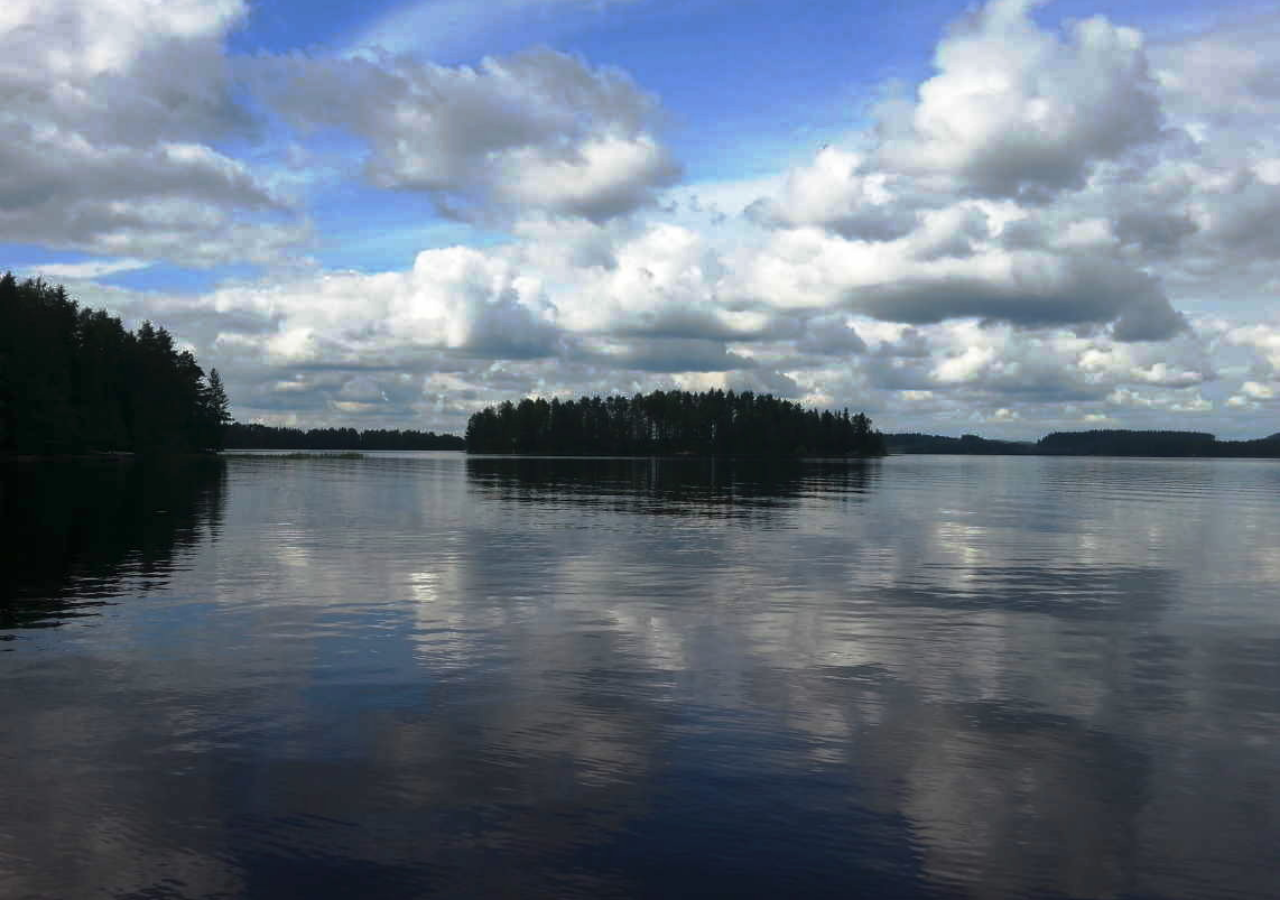
<file: index.html>
<!DOCTYPE html>
<html>
  <head>
    <meta charset="utf-8">
    <title>Lammentausta</title>
    <meta name="description" content="Personal home page.">
    <meta name="robots" content="index, nofollow">
    <meta name="google" content="notranslate">
    <meta name="viewport" content="width=device-width, initial-scale=1.0">
    <link rel="icon" type="image/vnd.microsoft.icon" href="/images/favicon.ico">
    <meta name="apple-mobile-web-app-capable" content="yes">
    <meta name="apple-mobile-web-app-status-bar-style" content="black">
    <meta name="HandheldFriendly" content="True">
    <meta name="MobileOptimized" content="360">
    <meta name="format-detection" content="telephone=no">
    <meta http-equiv="cleartype" content="on">
    <link rel="stylesheet" href="css/site.css?v=2020" />
    <style type="text/css">
    #bg-layer {
    background: url('images/bg/freelancing.jpg') no-repeat center center fixed;
    }
    </style>
  </head>
  <body>
    <div id="bg-layer"></div>
  </body>
</html>
</file>
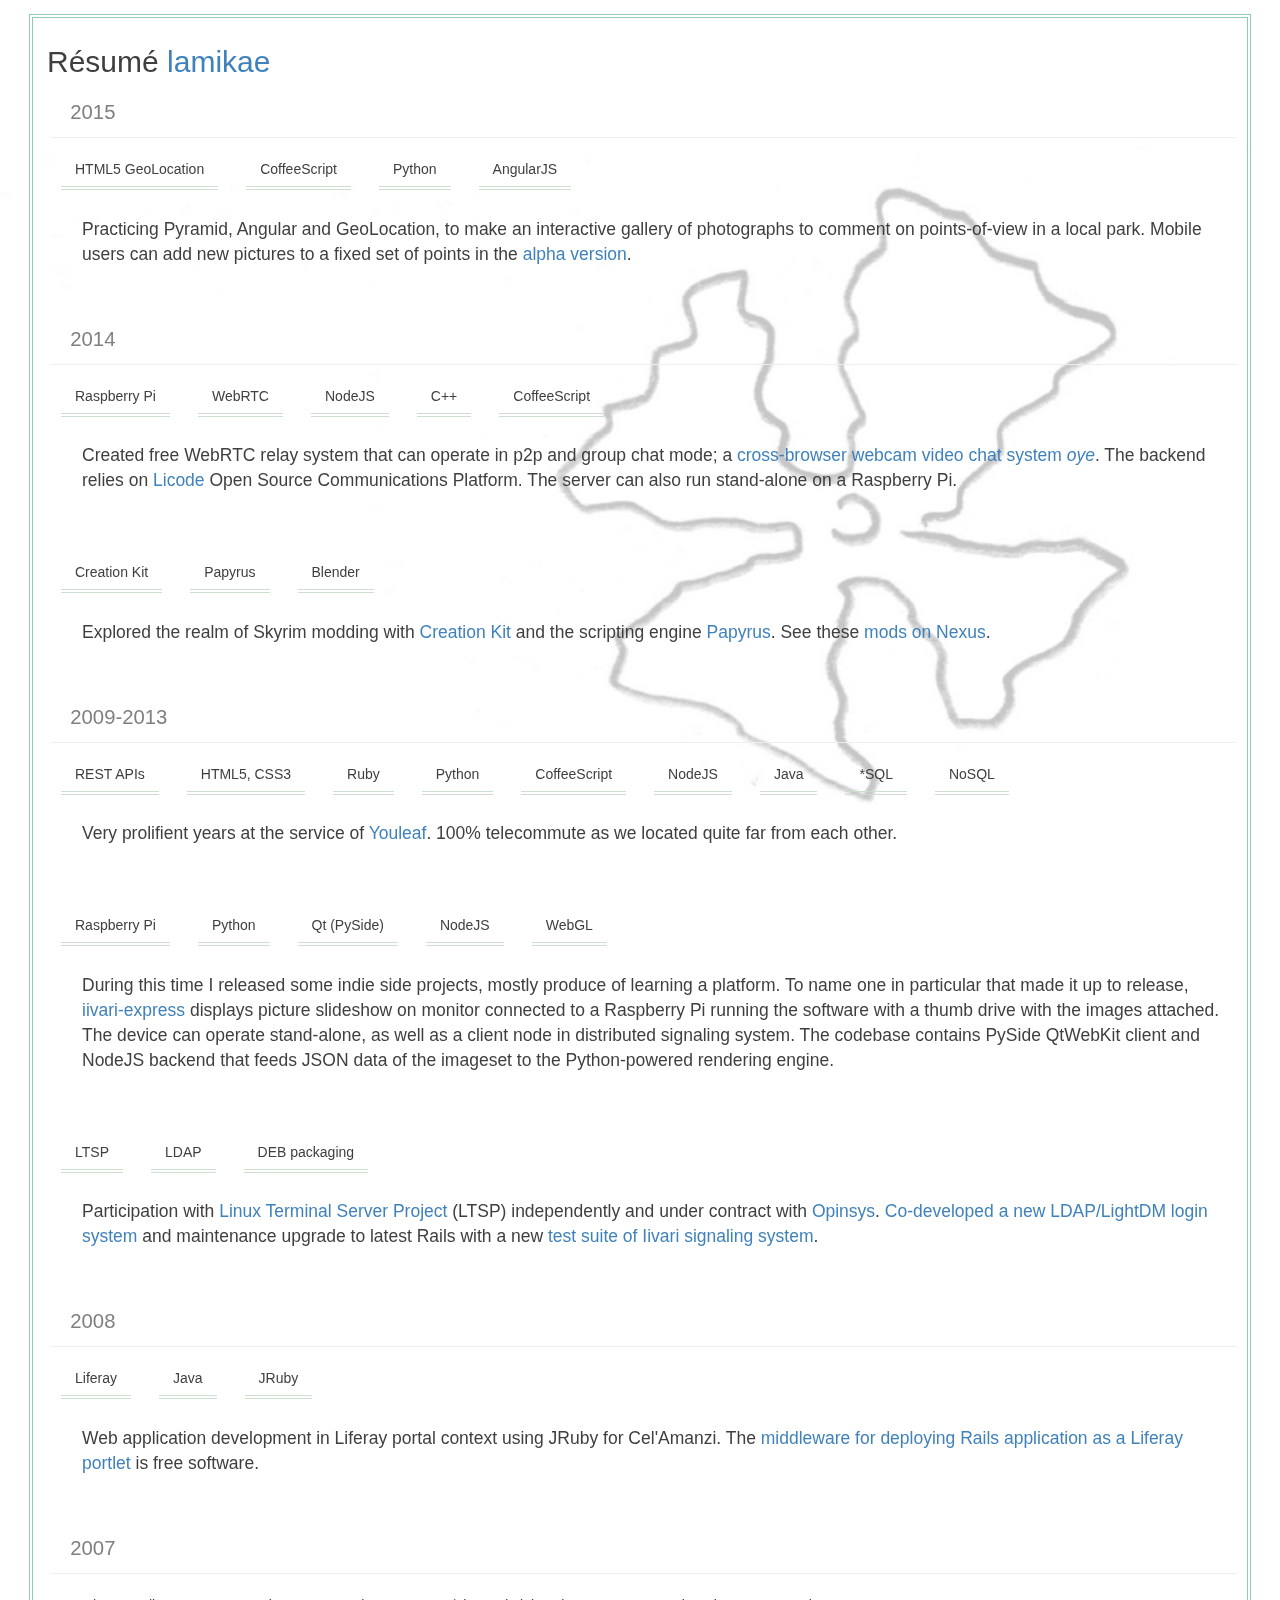
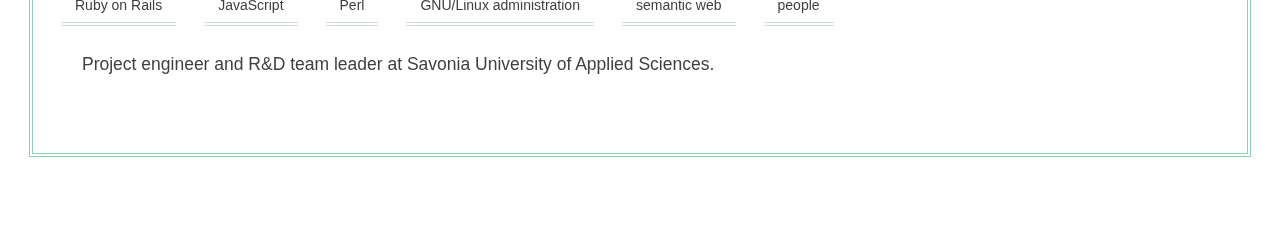
<file: resume.html>
<!DOCTYPE html>
<html>
  <head>
    <meta charset="utf-8">
    <title>Résumé lamikae</title>
    <meta name="description" content="HTML5/CSS/JS, Python, Ruby on Rails *** available for hire">
    <meta name="robots" content="noindex, nofollow">
    <meta name="google" content="notranslate">
    <meta name="viewport" content="width=device-width, initial-scale=1.0">
    <link rel="icon" type="image/vnd.microsoft.icon" href="/images/favicon.ico">
    <meta name="apple-mobile-web-app-capable" content="yes">
    <meta name="apple-mobile-web-app-status-bar-style" content="black">
    <meta name="HandheldFriendly" content="True">
    <meta name="MobileOptimized" content="360">
    <meta name="format-detection" content="telephone=no">
    <meta http-equiv="cleartype" content="on">
    <link rel="stylesheet" href="css/bootstrap.min.css" />
    <link rel="stylesheet" href="css/site.css?v=1841" />
  </head>
  <body>
    <div id="bg-layer"></div>
    <div class="container">
        <style type="text/css">
#bg-layer {
	background: url('images/bg/windmills.jpg') no-repeat center center fixed;
}
</style>
<div id="page-resume">
	<h2>Résumé <a href="/">lamikae</a></h2>

		<div class="resume-hr">2015</div>
		<div class="resume-keyword">
		HTML5 GeoLocation
		</div>
		<div class="resume-keyword">
		CoffeeScript
		</div>
		<div class="resume-keyword">
		Python
		</div>
		<div class="resume-keyword">
		AngularJS
		</div>
		<div class="resume-article">
Practicing Pyramid, Angular and GeoLocation, to make an interactive gallery of photographs to comment on points-of-view in a local park. Mobile users can add new pictures to a fixed set of points in the <a href="http://188.166.23.196:6543/Snellmaninpuisto#/Patsasmonumentti/" target="_new">alpha version</a>.
 		</div>

		<div class="resume-hr">2014</div>
		<div class="resume-keyword">
			<img alt="">Raspberry Pi
		</div>
		<div class="resume-keyword">
		WebRTC
		</div>
		<div class="resume-keyword">
		NodeJS
		</div>
		<div class="resume-keyword">
		C++
		</div>
		<div class="resume-keyword">
		CoffeeScript
		</div>
		<div class="resume-article">
Created free WebRTC relay system that can operate in p2p and group chat mode; a <a href="http://lamikae.github.io/oye/"  target="_new">cross-browser webcam video chat system <em>oye</em></a>. The backend relies on <a href="http://lynckia.com/licode/">Licode</a> Open Source Communications Platform. The server can also run stand-alone on a Raspberry Pi.
		</div>

		<div class="resume-keyword">
			Creation Kit
		</div>
		<div class="resume-keyword">
			Papyrus
		</div>
		<div class="resume-keyword">
			<img alt="">Blender
		</div>
		<div class="resume-article">
Explored the realm of Skyrim modding with <a href="http://www.creationkit.com/" target="_new">Creation Kit</a> and the scripting engine <a href="http://www.creationkit.com/Papyrus" target="_new">Papyrus</a>.
See these <a href="http://www.nexusmods.com/skyrim/users/10854463/?tb=mods&pUp=1" target="_new">mods on Nexus</a>.
		</div>

		<div class="resume-hr">2009-2013</div>
		<div class="resume-keyword">
		REST APIs
		</div>
		<div class="resume-keyword">
		HTML5, CSS3
		</div>
		<div class="resume-keyword">
		Ruby
		</div>
		<div class="resume-keyword">
		Python
		</div>
		<div class="resume-keyword">
		CoffeeScript
		</div>
		<div class="resume-keyword">
		NodeJS
		</div>
		<div class="resume-keyword">
		Java
		</div>
		<div class="resume-keyword">
			<img alt="">*SQL
		</div>
		<div class="resume-keyword">
			<img alt="">NoSQL
		</div>
		<div class="resume-article">Very prolifient years at the service of <a href="http://youleaf.com/">Youleaf</a>. 100% telecommute as we located quite far from each other.
		</div>

		<div class="resume-keyword">
			<img alt="">Raspberry Pi
		</div>
		<div class="resume-keyword">
		Python
		</div>
		<div class="resume-keyword">
		Qt (PySide)
		</div>
		<div class="resume-keyword">
		NodeJS
		</div>
		<div class="resume-keyword">
			<img alt="">WebGL
		</div>
		<div class="resume-article">
During this time I released some indie side projects, mostly produce of learning a platform. To name one in particular that made it up to release, <a href="http://lamikae.github.io/iivari/">iivari-express</a> displays picture slideshow on monitor connected to a Raspberry Pi running the software with a thumb drive with the images attached. The device can operate stand-alone, as well as a client node in distributed signaling system.  The codebase contains PySide QtWebKit client and NodeJS backend that feeds JSON data of the imageset to the Python-powered rendering engine.
		</div>

		<div class="resume-keyword">
		LTSP
		</div>
		<div class="resume-keyword">
		LDAP
		</div>
		<div class="resume-keyword">
		DEB packaging
		</div>
		<div class="resume-article">Participation with <a href="http://ltsp.org/">Linux Terminal Server Project</a> (LTSP) independently and under contract with <a href="http://www.opinsys.fi/">Opinsys</a>. <a href="http://sourceforge.net/p/ltsp/mailman/message/29618678/">Co-developed a new LDAP/LightDM login system</a> and maintenance upgrade to latest Rails with a new <a href="https://github.com/opinsys/iivari/tree/develop/server/spec">test suite of Iivari signaling system</a>.
		</div>

		<div class="resume-hr">2008</div>
		<div class="resume-keyword">
			<img alt="">Liferay
		</div>
		<div class="resume-keyword">
			<img alt="">Java
		</div>
		<div class="resume-keyword">
			<img alt="">JRuby
		</div>
		<div class="resume-article">Web application development in Liferay portal context using JRuby for Cel'Amanzi. The <a href="http://lamikae.github.io/rails-portlet/">middleware for deploying Rails application as a Liferay portlet</a> is free software.
		</div>

		<div class="resume-hr">2007</div>
		<div class="resume-keyword">
			<img alt="">Ruby on Rails
		</div>
		<div class="resume-keyword">
			<img alt="">JavaScript
		</div>
		<div class="resume-keyword">
			<img alt="">Perl
		</div>
		<div class="resume-keyword">
			<img alt="">GNU/Linux administration
		</div>
		<div class="resume-keyword">
			<img alt="">semantic web
		</div>
		<div class="resume-keyword">
			<img alt="">people
		</div>
		<div class="resume-article">Project engineer and R&amp;D team leader at Savonia University of Applied Sciences.</div>


</div>


    </div>
  </body>
</html>
</file>
<file: css/site.css>
html, body {
	margin: 0;
	padding: 0;
}
#bg-layer {
	background: url('images/bg/freelancing.jpg') no-repeat center center fixed;
	min-width:100%; min-height:100%; width:auto; height:auto;
	background-size: 100% auto !important;
	background-position: center center !important;
	background-repeat: no-repeat !important;
	position: fixed;
	overflow: hidden;
	top: 0;
	z-index: -100;
	opacity: 1.0;
	width: 100%;
	height: 100%;
}
.navbar {
	position: fixed;
	z-index: 9999;
	bottom: 0;
	left: 2em;
	right: 2em;
	width: auto;
	opacity: 0.95;
	font-size: 1.1em;
}
.nav > li:hover {
	cursor: pointer;
}
.container {
	overflow: auto;
	margin: 1em;
	margin-bottom: 85px; /* navbar */
	left: 1em;
	right: 1em;
	width: auto;
	background: transparent;
}
.container div {
	background: transparent;
	padding: .5em 1em;
	width: 100%;
	margin: 0 auto;
}

ul {
	list-style-type: none;
}


#frontpage {
	border-left: 0;
	border-right: 0;
	border: 0;
	opacity: 0.89;
	width: 100%;
	text-align: center;
	background: transparent;
	max-width: 71%;
	overflow: auto;
	height: auto;
}
#biz-card {
	border: 8px double #9ebfc8;
	background: rgba(107,125,109, 0.15);
	width: 62.3%;
	padding: 0.17em;
	overflow: auto;
}
#frontpage #front-main {
	padding: 0 2em;
	margin: 0 auto;
	background: #fff;
	width: auto;
	font-size: 1.25em;
	overflow: auto;
}
#frontpage div {
	margin: 0.5em 1em;
	overflow: initial;
	width: auto;
}
#frontpage sub {
	font-size: 0.95em;
	font-style: italic;
	text-decoration: underline;
}
#frontpage h2 {
	/*text-transform: uppercase;*/
	font-style: italic;
	font-size: 2em;
	margin: 1em 0 0;
	width: 100%;
	/*text-decoration: underline;*/
}
#frontpage h3 {
	font-style: italic;
	font-size: 1.4em;
}
#frontpage h4 {
	font-style: italic;
	font-size: 1.29em;
}
#frontpage span {
	font-size: 1em;
}
#frontpage li {
	font-style: italic;
}
#frontpage  .button {
	margin: 3em auto;
	padding: 1em 2em;
	width: auto;
	overflow: auto;
	max-width: 500px;
	text-transform: uppercase;
	font-family: Fontana;
	cursor: pointer;
	/*background: rgba(140,140,240,0.77);*/
	/*box-shadow: 0px 4px 50px 8px rgba(0,0,240,0.76);*/
	/*border-radius: 2em 2em;*/
	color: #222;
}
#email {
	margin: 0 1em 2em 0;
}
.gecos {
	width: auto !important;
	height: auto !important;
	padding: 0 !important;
	margin: 0 !important;
	float: right;
	display: block;
	position: relative;
	top: 0;
	margin: 0 !important;
	overflow: auto !important;
	text-align: right;
	width: 100%;
}
#gecosleft {
	float: left;
	text-align: right;
	margin: 0 !important;
}
#gecosright {
	width: auto !important;
	float: right;
	margin: 0 !important;
}
#gecosright img {
	width: 150px;
	height: auto;
	float: right;
	top: 0;
	margin: 0;
}
#gecosleft span {
	font-style: italic;
	float: right;
	width: 100%;
	text-align: right;
	font-size: 1.25em;
	margin-top: 50px;
}

#page-resume {
	border: 4px double #84cfad;
	width: 100%;
	text-align: left;
	opacity: 0.94;
	background-image: -moz-linear-gradient(-45deg, rgba(145, 187, 166, 0.25) 25%, rgba(255, 255, 255, 1.0));
	overflow: visible;
	padding-bottom: 2em;
}
.resume-hr {
	width: 100%;
	border-bottom: 1px solid #eee;
	clear: both;
	margin: 0 3px 0 !important;
	color: #777;
	font-size: 1.45em;
}
.resume-hr :first {
	margin-top: 0;
}
.resume-article {
	width: 100%;
	font-size: 1.25em;
	margin: 12px;
	clear: both;
	margin: 1em 1em 2.25em !important;
}
.resume-keyword {
	float: left;
	overflow: auto;
	border-bottom: 4px double #cdc;
	width: auto !important;
	margin: 1em 1em 1.25em !important;
}

#snellmaninpuisto {
	border-left: 0;
	border-right: 0;
	border: 0;
	opacity: 1;
	width: 100%;
	padding: 0;
	text-align: left;
	background: rgba(255,255,255,0.805);
	overflow: auto;
	margin: 0;
}
#snellmaninpuisto h1 {
	margin: 0.5em 1em;
}
#snellmaninpuisto article {
	font-size: 1.5em;
	margin: 2em;
	padding: 1em;
	background: #cde2ef;
	opacity: 1;
}


#taivalharju {
	/*border: 1px solid #aee2f1;*/
	border-left: 0;
	border-right: 0;
	border: 0;
	opacity: 0.95;
	width: 100%;
	text-align: left;
	background: white;
	font-size: 1.4em;
	padding: 1em;
}
#taivalharju h1 {
	font-size: 1.4em;
	border-bottom: 1px solid black;
}
#taivalharju p {
	clear: both;
	overflow: auto;
	padding: 1em;
}
#taivalharju #map {
	border: 1px solid #22b;
	width: 500px;
	height: 500px;
	background: #342;
}
#taivalharju img {
}
#taivalharju h3 {
	margin: 0;
	text-align: center;
}
#taivalharju .pictures {
	width: 100%;
	height: auto;
	margin: 0;
	/*overflow-x: scroll;*/
}
#taivalharju .pictures ul {
}
#taivalharju .pictures img {
	margin: 1em;
	float: left;
	border: 2px solid #222;
	width: auto;
	height: auto;
	max-height: 250px;
}

#contact {
	margin: 2em auto;
	/*border: 7px outset #27c;*/
	background: #fff;
	opacity: 0.97;
	padding: 1em 2em;
	width: 50%;
	overflow: auto;
	font-size: 1.25em;
}
#contact form {
	overflow: hidden;
	padding: 0;
}
#contact input, #contact textarea {
	padding: 0;
	margin: 0;
}
#contact input[type=text] {
	font-size: 1.75em;
}
#contact textarea {
	font-size: 1.25em;
}
#contact input[type=submit] {
	font-size: 2em;
	padding: 0.4em 1em;
}


#gazebo-overlay {
	position: fixed;
	left: 0;
	top: 0;
	bottom: 0;
	right: 0;
	z-index: 10100;
	display: none;
}
#gazebo-overlay-filter {
	display: none;
	position: fixed;
	background: #012c08;
	opacity: 0.89;
	z-index: 10000;
	left: 0;
	top: 0;
	bottom: 0;
	right: 0;
	width: 100%;
}
#gazebo-overlay-filter-notice {
	color: #eeceee;
	z-index: 9999;
	font-size: 1em;

}
#gazebo-overlay #slideset-wrapper {
	float: left;
	height: 700px;
	width: auto;
	overflow-x: scroll;
	/*border: 1px solid #ae8;*/
}
#gazebo-overlay #slideset-innercontainer {
	width: auto;
}
#gazebo-overlay #slideset-innercontainer .image_link img {
	height: 420px;
}
#gazebo-overlay #picture {
	width: auto;
	max-width: 50%;
	float: left;
	overflow: auto;
}
#gazebo-overlay #picture #name {
	color: #a8d;
	font-size: 2em;
}
#gazebo-overlay #picture img {
	height: 512px;
	width: auto;
	position: static;
	display: block;
	margin: 0.4em;
	/*float: left;*/
}
.pic-browse {
	font-size: 2em;
	color: #e4d;
	top: 50px;
	float: left;
	width: auto !important;
}
#prev .pic-browse {}
#next .pic-browse {}
#gazebo-overlay #gazemap {
	position: relative;
	right: 0;
	float: right;
	border: 1px solid purple;
	width: 500px;
	height: 500px;
	max-width: 45%;
	margin: 1em;
}
#gazebo-overlay #description {
	float: left;
	border: 2px solid #24a;
	background: #eee;
	border-radius: 2em;
	min-width: 220px;
	max-width: 45%;
	margin: 0.74em;
}
#gazebo-overlay #discussion {
	border: 2px solid #247;
	background: #eee;
	border-radius: 2em;
	min-width: 220px;
	max-width: 45%;
	float: left;
	margin: 0.74em;
}

@media screen and (max-width: 600px) {
	.navbar {
		bottom: 0;
		/* scroll overflow should be dynamic, max-width^^ vs navbar width */
		overflow-x: scroll;
		box-shadow: 0px 10px 44px 16px rgba(0,0,0,0.76);
	}
	.navbar-nav {
		margin: 0;
	}
	.nav > li {
		display: table-cell;
		padding: 0;
	}
	.container div {
		padding: 0.1em;
	}
	#frontpage div {
		margin: 0 auto;
		background: #fff;
		width: auto;
		text-align: left;
	}
	#taivalharju img {
		width: 80%;
	}
}
@media screen and (max-width: 1080px) {
	#contact {
		width: 100%;
		margin: 1em auto;
	}
}
</file>
